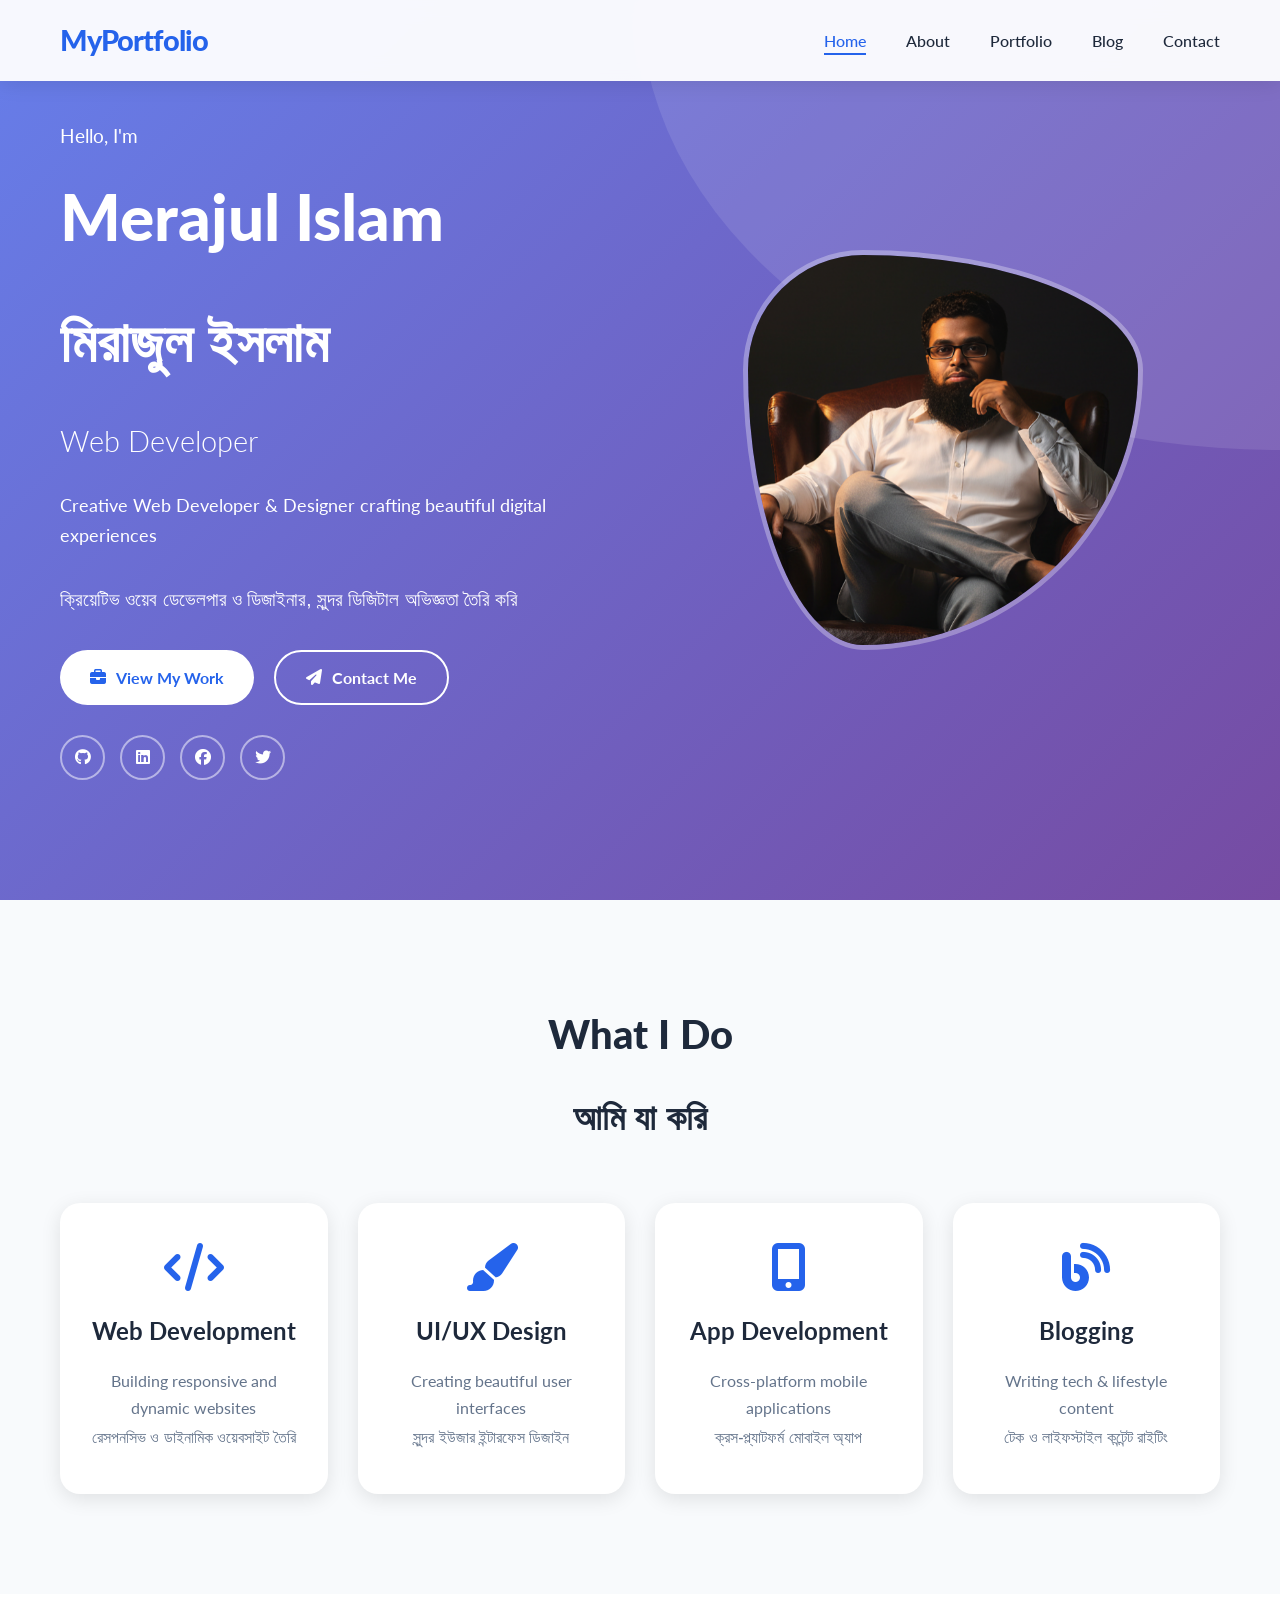
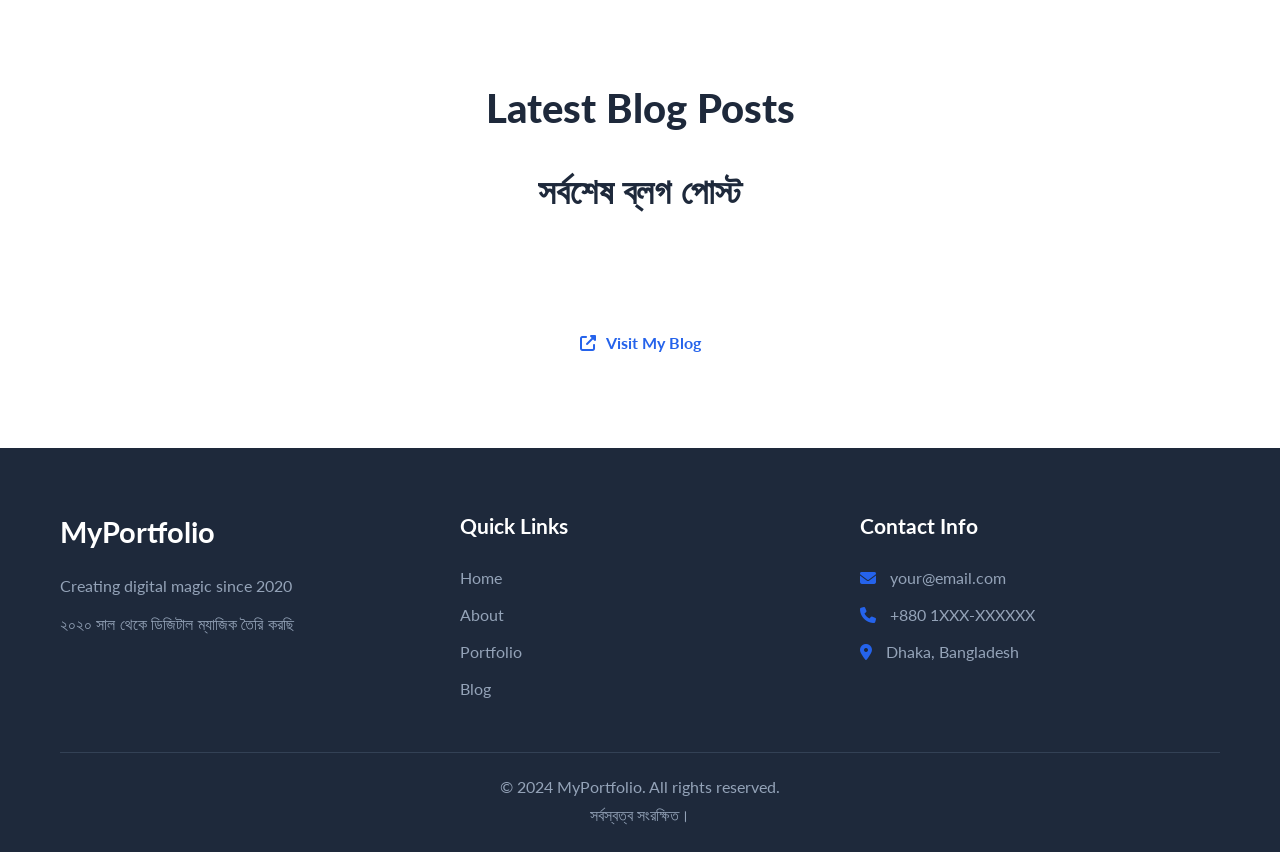
<file: index.html>
<!DOCTYPE html>
<html lang="bn">
<head>
    <meta charset="UTF-8">
    <meta name="viewport" content="width=device-width, initial-scale=1.0">
    <title>My Portfolio - Home</title>
    
    <!-- Google Fonts -->
    <link rel="preconnect" href="https://fonts.googleapis.com">
    <link rel="preconnect" href="https://fonts.gstatic.com" crossorigin>
    <link href="https://fonts.googleapis.com/css2?family=Lato:wght@300;400;700;900&display=swap" rel="stylesheet">
    
    <!-- SolaimanLipi Font -->
    <link href="https://fonts.maateen.me/solaiman-lipi/font.css" rel="stylesheet">
    
    <!-- Font Awesome -->
    <link rel="stylesheet" href="https://cdnjs.cloudflare.com/ajax/libs/font-awesome/6.5.1/css/all.min.css">
    
    <!-- Custom CSS -->
    <link rel="stylesheet" href="css/style.css">
</head>
<body>
    <!-- Loading Animation -->
    <div class="loader-wrapper">
        <div class="loader"></div>
    </div>

    <!-- Navigation -->
    <nav class="navbar">
        <div class="nav-container">
            <a href="index.html" class="nav-logo">
                <span class="en">MyPortfolio</span>
            </a>
            <ul class="nav-menu">
                <li><a href="index.html" class="nav-link active">Home</a></li>
                <li><a href="about.html" class="nav-link">About</a></li>
                <li><a href="portfolio.html" class="nav-link">Portfolio</a></li>
                <li><a href="blog-redirect.html" class="nav-link">Blog</a></li>
                <li><a href="contact.html" class="nav-link">Contact</a></li>
            </ul>
            <div class="nav-toggle">
                <span class="bar"></span>
                <span class="bar"></span>
                <span class="bar"></span>
            </div>
        </div>
    </nav>

    <!-- Hero Section -->
    <section class="hero" id="home">
        <div class="hero-content">
            <div class="hero-text">
                <p class="greeting en">Hello, I'm</p>
                <h1 class="hero-name en">Merajul Islam</h1>
                <h1 class="hero-name bn">মিরাজুল ইসলাম</h1>
                <div class="typing-container">
                    <span class="typing-text en"></span>
                    <span class="typing-text bn"></span>
                </div>
                <p class="hero-description en">
                    Creative Web Developer & Designer crafting beautiful digital experiences
                </p>
                <p class="hero-description bn">
                    ক্রিয়েটিভ ওয়েব ডেভেলপার ও ডিজাইনার, সুন্দর ডিজিটাল অভিজ্ঞতা তৈরি করি
                </p>
                <div class="hero-buttons">
                    <a href="portfolio.html" class="btn btn-primary">
                        <i class="fas fa-briefcase"></i> View My Work
                    </a>
                    <a href="contact.html" class="btn btn-secondary">
                        <i class="fas fa-paper-plane"></i> Contact Me
                    </a>
                </div>
                <div class="social-links">
                    <a href="#" class="social-icon"><i class="fab fa-github"></i></a>
                    <a href="#" class="social-icon"><i class="fab fa-linkedin"></i></a>
                    <a href="#" class="social-icon"><i class="fab fa-facebook"></i></a>
                    <a href="#" class="social-icon"><i class="fab fa-twitter"></i></a>
                </div>
            </div>
            <div class="hero-image">
                <div class="image-container">
                    <img src="image/sit.png" alt="Profile">
                </div>
            </div>
        </div>
    </section>

    <!-- Features Section -->
    <section class="features">
        <div class="container">
            <h2 class="section-title en">What I Do</h2>
            <h2 class="section-title bn">আমি যা করি</h2>
            <div class="features-grid">
                <div class="feature-card">
                    <i class="fas fa-code feature-icon"></i>
                    <h3 class="en">Web Development</h3>
                    <p class="en">Building responsive and dynamic websites</p>
                    <p class="bn">রেসপনসিভ ও ডাইনামিক ওয়েবসাইট তৈরি</p>
                </div>
                <div class="feature-card">
                    <i class="fas fa-paint-brush feature-icon"></i>
                    <h3 class="en">UI/UX Design</h3>
                    <p class="en">Creating beautiful user interfaces</p>
                    <p class="bn">সুন্দর ইউজার ইন্টারফেস ডিজাইন</p>
                </div>
                <div class="feature-card">
                    <i class="fas fa-mobile-alt feature-icon"></i>
                    <h3 class="en">App Development</h3>
                    <p class="en">Cross-platform mobile applications</p>
                    <p class="bn">ক্রস-প্ল্যাটফর্ম মোবাইল অ্যাপ</p>
                </div>
                <div class="feature-card">
                    <i class="fas fa-blog feature-icon"></i>
                    <h3 class="en">Blogging</h3>
                    <p class="en">Writing tech & lifestyle content</p>
                    <p class="bn">টেক ও লাইফস্টাইল কন্টেন্ট রাইটিং</p>
                </div>
            </div>
        </div>
    </section>

    <!-- Latest Blog Posts -->
    <section class="latest-blog">
        <div class="container">
            <h2 class="section-title en">Latest Blog Posts</h2>
            <h2 class="section-title bn">সর্বশেষ ব্লগ পোস্ট</h2>
            <div class="blog-preview-grid" id="blogPreview">
                <!-- Blogspot posts will be loaded here via API -->
            </div>
            <div class="center-btn">
                <a href="blog-redirect.html" class="btn btn-primary">
                    <i class="fas fa-external-link-alt"></i> Visit My Blog
                </a>
            </div>
        </div>
    </section>

    <!-- Footer -->
    <footer class="footer">
        <div class="container">
            <div class="footer-content">
                <div class="footer-section">
                    <h3 class="en">MyPortfolio</h3>
                    <p class="en">Creating digital magic since 2020</p>
                    <p class="bn">২০২০ সাল থেকে ডিজিটাল ম্যাজিক তৈরি করছি</p>
                </div>
                <div class="footer-section">
                    <h4 class="en">Quick Links</h4>
                    <ul>
                        <li><a href="index.html">Home</a></li>
                        <li><a href="about.html">About</a></li>
                        <li><a href="portfolio.html">Portfolio</a></li>
                        <li><a href="blog-redirect.html">Blog</a></li>
                    </ul>
                </div>
                <div class="footer-section">
                    <h4 class="en">Contact Info</h4>
                    <p><i class="fas fa-envelope"></i> your@email.com</p>
                    <p><i class="fas fa-phone"></i> +880 1XXX-XXXXXX</p>
                    <p><i class="fas fa-map-marker-alt"></i> Dhaka, Bangladesh</p>
                </div>
            </div>
            <div class="footer-bottom">
                <p>&copy; 2024 MyPortfolio. All rights reserved.</p>
                <p class="bn">সর্বস্বত্ব সংরক্ষিত।</p>
            </div>
        </div>
    </footer>

    <!-- Back to Top Button -->
    <button id="backToTop" class="back-to-top">
        <i class="fas fa-arrow-up"></i>
    </button>

    <!-- Custom JS -->
    <script src="js/main.js"></script>
</body>
</html>
</file>
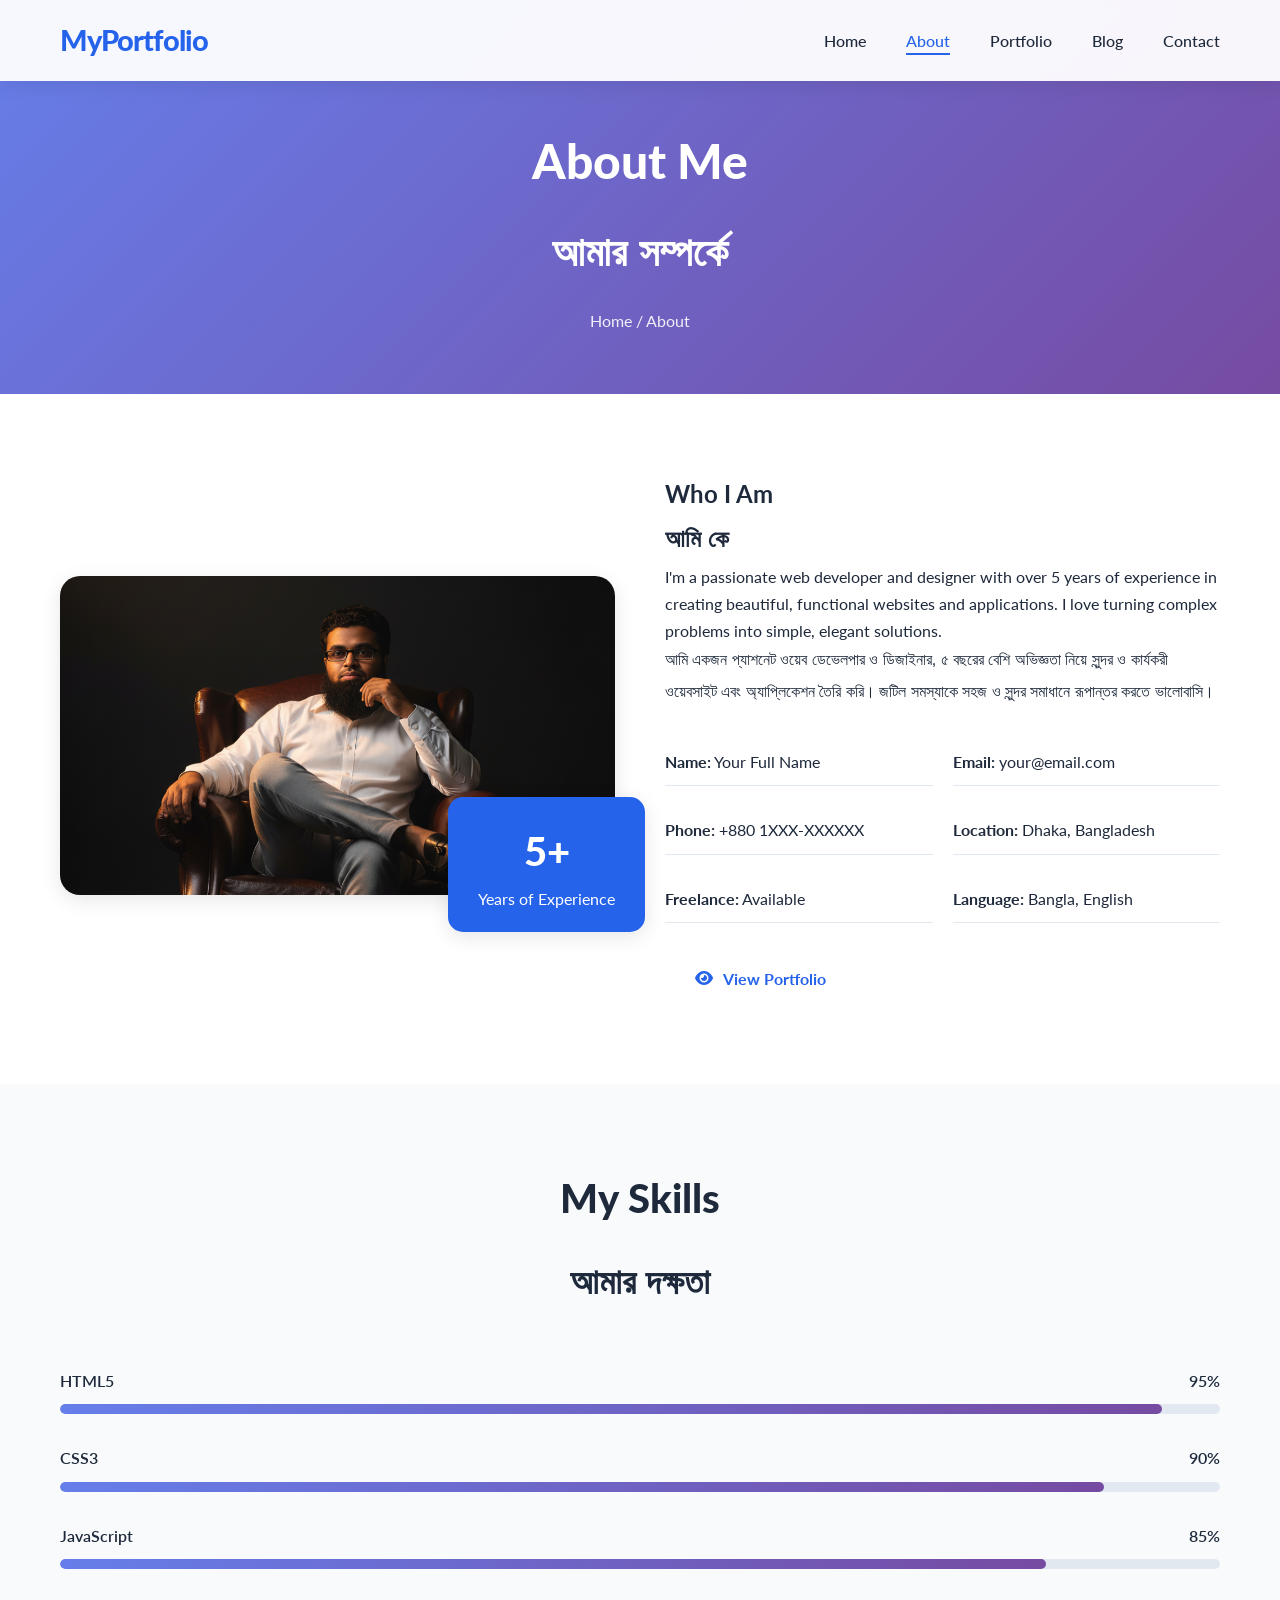
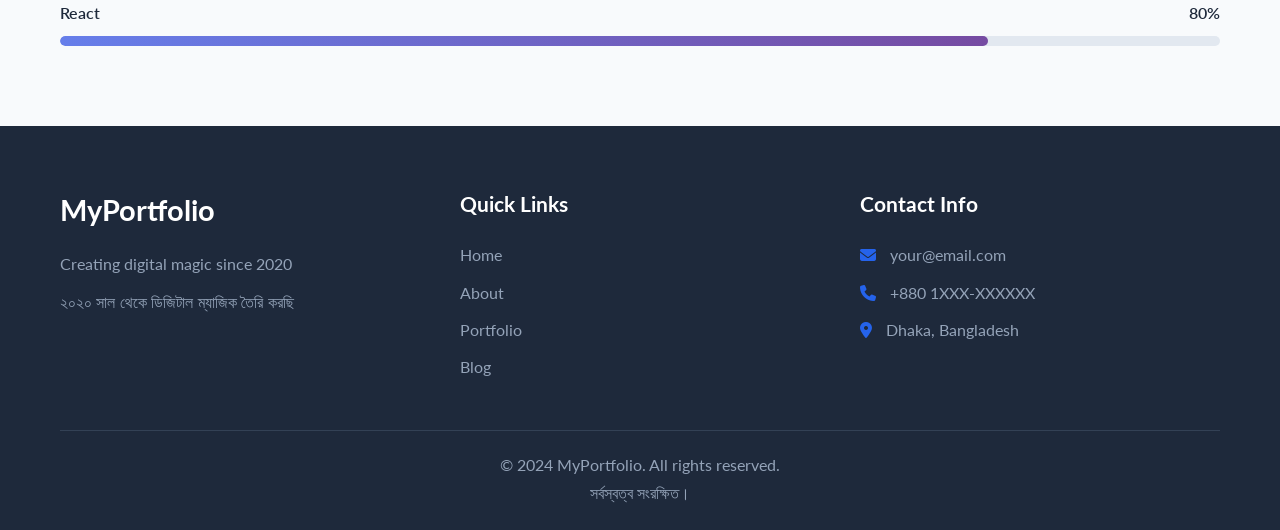
<file: about.html>
<!DOCTYPE html>
<html lang="bn">
<head>
    <meta charset="UTF-8">
    <meta name="viewport" content="width=device-width, initial-scale=1.0">
    <title>About Me - My Portfolio</title>
    
    <link href="https://fonts.googleapis.com/css2?family=Lato:wght@300;400;700;900&display=swap" rel="stylesheet">
    <link href="https://fonts.maateen.me/solaiman-lipi/font.css" rel="stylesheet">
    <link rel="stylesheet" href="https://cdnjs.cloudflare.com/ajax/libs/font-awesome/6.5.1/css/all.min.css">
    <link rel="stylesheet" href="css/style.css">
</head>
<body>
    <div class="loader-wrapper">
        <div class="loader"></div>
    </div>

    <nav class="navbar">
        <div class="nav-container">
            <a href="index.html" class="nav-logo">MyPortfolio</a>
            <ul class="nav-menu">
                <li><a href="index.html" class="nav-link">Home</a></li>
                <li><a href="about.html" class="nav-link active">About</a></li>
                <li><a href="portfolio.html" class="nav-link">Portfolio</a></li>
                <li><a href="blog-redirect.html" class="nav-link">Blog</a></li>
                <li><a href="contact.html" class="nav-link">Contact</a></li>
            </ul>
            <div class="nav-toggle">
                <span class="bar"></span>
                <span class="bar"></span>
                <span class="bar"></span>
            </div>
        </div>
    </nav>

    <!-- Page Header -->
    <section class="page-header">
        <div class="container">
            <h1 class="en">About Me</h1>
            <h1 class="bn">আমার সম্পর্কে</h1>
            <div class="breadcrumb">
                <a href="index.html">Home</a> / <span>About</span>
            </div>
        </div>
    </section>

    <!-- About Content -->
    <section class="about-section">
        <div class="container">
            <div class="about-grid">
                <div class="about-image">
                    <img src="image/sit.png" alt="About Me">
                    <div class="experience-badge">
                        <span class="years">5+</span>
                        <span class="text">Years of Experience</span>
                    </div>
                </div>
                <div class="about-text">
                    <h2 class="en">Who I Am</h2>
                    <h2 class="bn">আমি কে</h2>
                    <p class="en">
                        I'm a passionate web developer and designer with over 5 years of experience 
                        in creating beautiful, functional websites and applications. I love turning 
                        complex problems into simple, elegant solutions.
                    </p>
                    <p class="bn">
                        আমি একজন প্যাশনেট ওয়েব ডেভেলপার ও ডিজাইনার, ৫ বছরের বেশি অভিজ্ঞতা নিয়ে 
                        সুন্দর ও কার্যকরী ওয়েবসাইট এবং অ্যাপ্লিকেশন তৈরি করি। জটিল সমস্যাকে সহজ 
                        ও সুন্দর সমাধানে রূপান্তর করতে ভালোবাসি।
                    </p>
                    
                    <div class="info-grid">
                        <div class="info-item">
                            <strong>Name:</strong> Your Full Name
                        </div>
                        <div class="info-item">
                            <strong>Email:</strong> your@email.com
                        </div>
                        <div class="info-item">
                            <strong>Phone:</strong> +880 1XXX-XXXXXX
                        </div>
                        <div class="info-item">
                            <strong>Location:</strong> Dhaka, Bangladesh
                        </div>
                        <div class="info-item">
                            <strong>Freelance:</strong> Available
                        </div>
                        <div class="info-item">
                            <strong>Language:</strong> Bangla, English
                        </div>
                    </div>
                    
                    <a href="portfolio.html" class="btn btn-primary">
                        <i class="fas fa-eye"></i> View Portfolio
                    </a>
                </div>
            </div>
        </div>
    </section>

    <!-- Skills Section -->
    <section class="skills-section">
        <div class="container">
            <h2 class="section-title en">My Skills</h2>
            <h2 class="section-title bn">আমার দক্ষতা</h2>
            <div class="skills-grid">
                <div class="skill-item">
                    <div class="skill-header">
                        <span>HTML5</span>
                        <span>95%</span>
                    </div>
                    <div class="skill-bar">
                        <div class="skill-progress" style="width: 95%"></div>
                    </div>
                </div>
                <div class="skill-item">
                    <div class="skill-header">
                        <span>CSS3</span>
                        <span>90%</span>
                    </div>
                    <div class="skill-bar">
                        <div class="skill-progress" style="width: 90%"></div>
                    </div>
                </div>
                <div class="skill-item">
                    <div class="skill-header">
                        <span>JavaScript</span>
                        <span>85%</span>
                    </div>
                    <div class="skill-bar">
                        <div class="skill-progress" style="width: 85%"></div>
                    </div>
                </div>
                <div class="skill-item">
                    <div class="skill-header">
                        <span>React</span>
                        <span>80%</span>
                    </div>
                    <div class="skill-bar">
                        <div class="skill-progress" style="width: 80%"></div>
                    </div>
                </div>
            </div>
        </div>
    </section>

    <footer class="footer">
        <!-- Same footer as index.html -->
        <div class="container">
            <div class="footer-content">
                <div class="footer-section">
                    <h3 class="en">MyPortfolio</h3>
                    <p class="en">Creating digital magic since 2020</p>
                    <p class="bn">২০২০ সাল থেকে ডিজিটাল ম্যাজিক তৈরি করছি</p>
                </div>
                <div class="footer-section">
                    <h4 class="en">Quick Links</h4>
                    <ul>
                        <li><a href="index.html">Home</a></li>
                        <li><a href="about.html">About</a></li>
                        <li><a href="portfolio.html">Portfolio</a></li>
                        <li><a href="blog-redirect.html">Blog</a></li>
                    </ul>
                </div>
                <div class="footer-section">
                    <h4 class="en">Contact Info</h4>
                    <p><i class="fas fa-envelope"></i> your@email.com</p>
                    <p><i class="fas fa-phone"></i> +880 1XXX-XXXXXX</p>
                    <p><i class="fas fa-map-marker-alt"></i> Dhaka, Bangladesh</p>
                </div>
            </div>
            <div class="footer-bottom">
                <p>&copy; 2024 MyPortfolio. All rights reserved.</p>
                <p class="bn">সর্বস্বত্ব সংরক্ষিত।</p>
            </div>
        </div>
    </footer>

    <button id="backToTop" class="back-to-top">
        <i class="fas fa-arrow-up"></i>
    </button>

    <script src="js/main.js"></script>
</body>
</html>
</file>
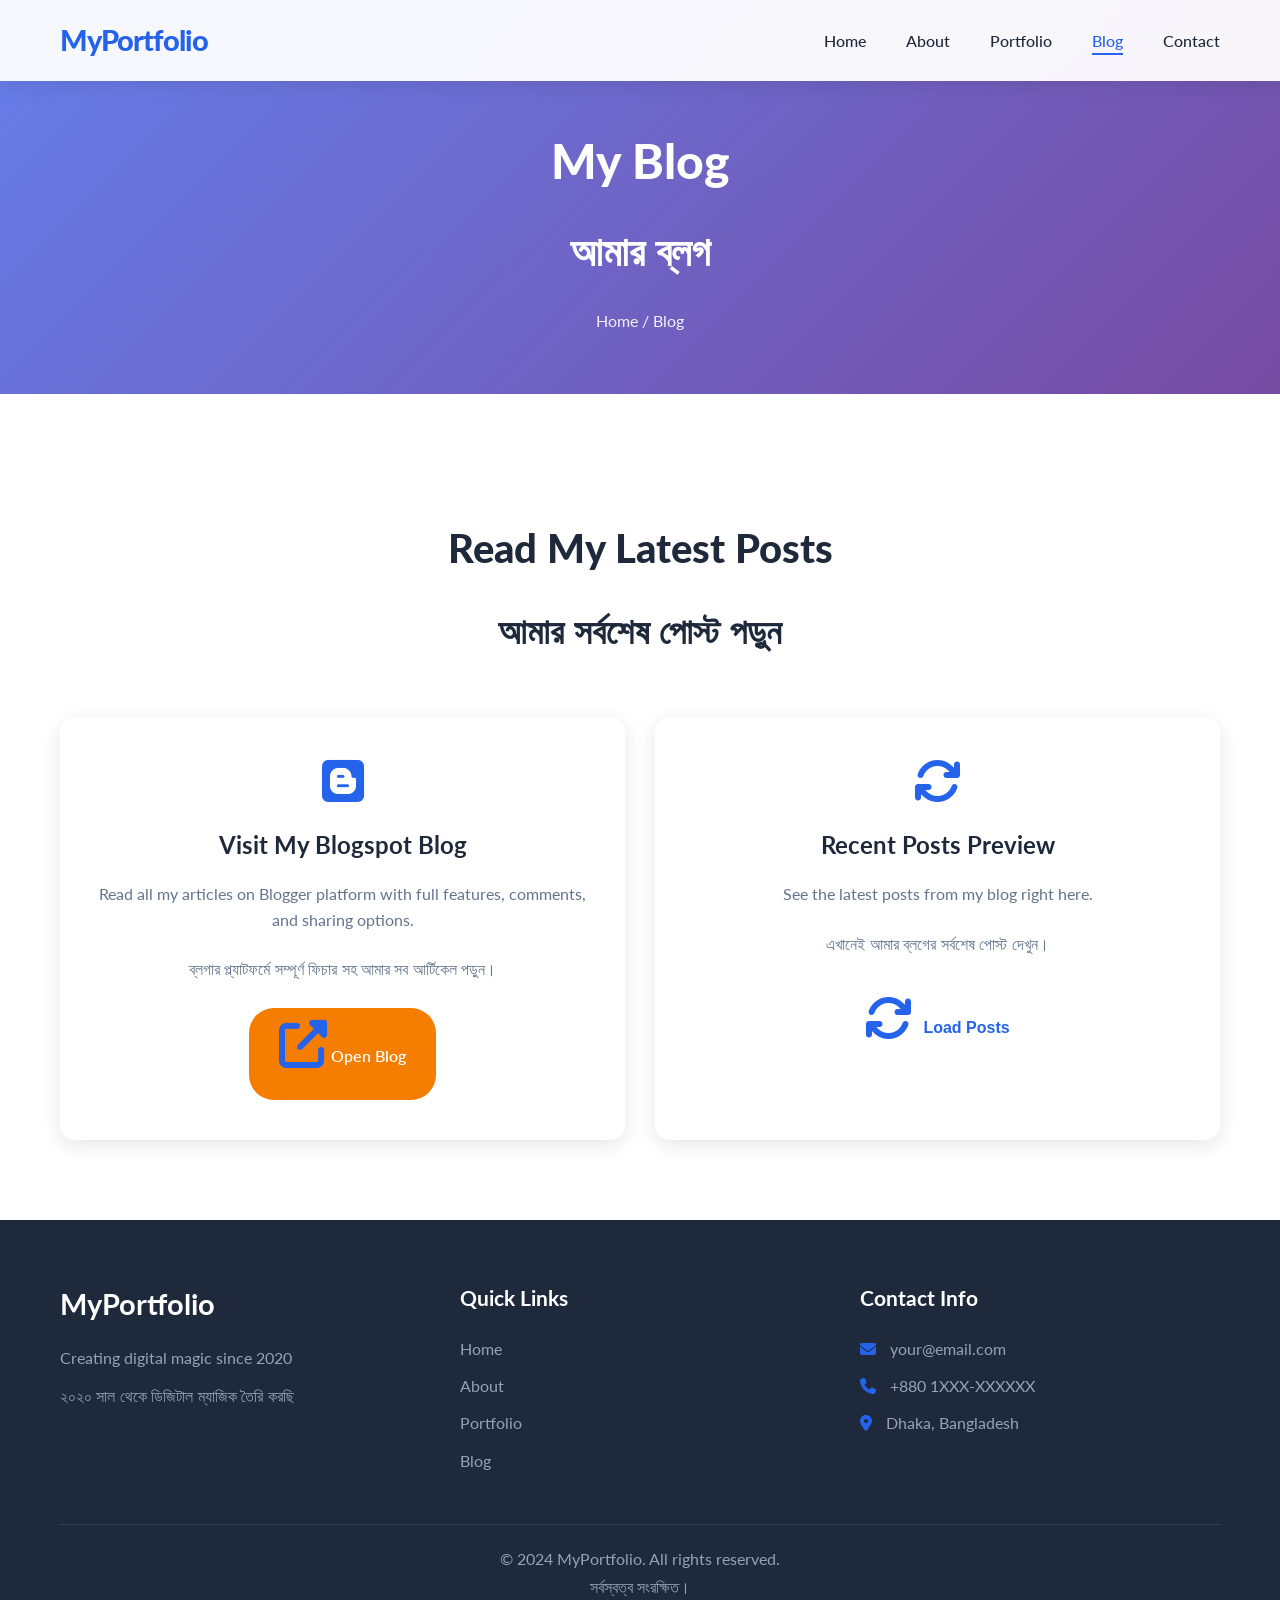
<file: blog-redirect.html>
<!DOCTYPE html>
<html lang="bn">
<head>
    <meta charset="UTF-8">
    <meta name="viewport" content="width=device-width, initial-scale=1.0">
    <title>Blog - My Portfolio</title>
    
    <link href="https://fonts.googleapis.com/css2?family=Lato:wght@300;400;700;900&display=swap" rel="stylesheet">
    <link href="https://fonts.maateen.me/solaiman-lipi/font.css" rel="stylesheet">
    <link rel="stylesheet" href="https://cdnjs.cloudflare.com/ajax/libs/font-awesome/6.5.1/css/all.min.css">
    <link rel="stylesheet" href="css/style.css">
    
    <style>
        .blog-integration {
            padding: 120px 0 80px;
            min-height: 80vh;
        }
        
        .blog-options {
            display: grid;
            grid-template-columns: repeat(auto-fit, minmax(300px, 1fr));
            gap: 30px;
            margin-top: 40px;
        }
        
        .blog-option-card {
            background: white;
            border-radius: 15px;
            padding: 40px 30px;
            text-align: center;
            box-shadow: 0 5px 20px rgba(0,0,0,0.1);
            transition: transform 0.3s, box-shadow 0.3s;
        }
        
        .blog-option-card:hover {
            transform: translateY(-10px);
            box-shadow: 0 15px 40px rgba(0,0,0,0.2);
        }
        
        .blog-option-card i {
            font-size: 3rem;
            color: #2563eb;
            margin-bottom: 20px;
        }
        
        .blog-option-card h3 {
            margin-bottom: 15px;
            font-size: 1.5rem;
        }
        
        .blog-option-card p {
            color: #64748b;
            margin-bottom: 25px;
            line-height: 1.6;
        }
        
        .btn-blogspot {
            background: #f57d00;
            color: white;
            padding: 12px 30px;
            border-radius: 25px;
            text-decoration: none;
            display: inline-block;
            font-weight: 600;
            transition: background 0.3s;
        }
        
        .btn-blogspot:hover {
            background: #e06b00;
        }
        
        .blog-posts-container {
            margin-top: 50px;
            background: white;
            border-radius: 15px;
            padding: 30px;
            box-shadow: 0 5px 20px rgba(0,0,0,0.1);
        }
        
        .blog-post-item {
            display: flex;
            gap: 20px;
            padding: 20px;
            border-bottom: 1px solid #e2e8f0;
            transition: background 0.3s;
        }
        
        .blog-post-item:hover {
            background: #f8fafc;
        }
        
        .blog-post-item:last-child {
            border-bottom: none;
        }
        
        .blog-post-thumbnail {
            width: 150px;
            height: 100px;
            object-fit: cover;
            border-radius: 10px;
        }
        
        .blog-post-content {
            flex: 1;
        }
        
        .blog-post-title {
            font-size: 1.3rem;
            margin-bottom: 10px;
            color: #1e293b;
        }
        
        .blog-post-title a {
            color: inherit;
            text-decoration: none;
        }
        
        .blog-post-title a:hover {
            color: #2563eb;
        }
        
        .blog-post-meta {
            color: #64748b;
            font-size: 0.9rem;
            margin-bottom: 10px;
        }
        
        .blog-post-snippet {
            color: #475569;
            line-height: 1.6;
        }
        
        .read-more-link {
            color: #2563eb;
            text-decoration: none;
            font-weight: 600;
        }
        
        @media (max-width: 768px) {
            .blog-post-item {
                flex-direction: column;
            }
            
            .blog-post-thumbnail {
                width: 100%;
                height: 200px;
            }
        }
    </style>
</head>
<body>
    <div class="loader-wrapper">
        <div class="loader"></div>
    </div>

    <nav class="navbar">
        <div class="nav-container">
            <a href="index.html" class="nav-logo">MyPortfolio</a>
            <ul class="nav-menu">
                <li><a href="index.html" class="nav-link">Home</a></li>
                <li><a href="about.html" class="nav-link">About</a></li>
                <li><a href="portfolio.html" class="nav-link">Portfolio</a></li>
                <li><a href="blog-redirect.html" class="nav-link active">Blog</a></li>
                <li><a href="contact.html" class="nav-link">Contact</a></li>
            </ul>
            <div class="nav-toggle">
                <span class="bar"></span>
                <span class="bar"></span>
                <span class="bar"></span>
            </div>
        </div>
    </nav>

    <section class="page-header">
        <div class="container">
            <h1 class="en">My Blog</h1>
            <h1 class="bn">আমার ব্লগ</h1>
            <div class="breadcrumb">
                <a href="index.html">Home</a> / <span>Blog</span>
            </div>
        </div>
    </section>

    <section class="blog-integration">
        <div class="container">
            <h2 class="section-title en">Read My Latest Posts</h2>
            <h2 class="section-title bn">আমার সর্বশেষ পোস্ট পড়ুন</h2>
            
            <div class="blog-options">
                <div class="blog-option-card">
                    <i class="fab fa-blogger"></i>
                    <h3>Visit My Blogspot Blog</h3>
                    <p class="en">Read all my articles on Blogger platform with full features, comments, and sharing options.</p>
                    <p class="bn">ব্লগার প্ল্যাটফর্মে সম্পূর্ণ ফিচার সহ আমার সব আর্টিকেল পড়ুন।</p>
                    <a href="https://YOUR-BLOG-NAME.blogspot.com" target="_blank" class="btn-blogspot">
                        <i class="fas fa-external-link-alt"></i> Open Blog
                    </a>
                </div>
                
                <div class="blog-option-card">
                    <i class="fas fa-sync"></i>
                    <h3>Recent Posts Preview</h3>
                    <p class="en">See the latest posts from my blog right here.</p>
                    <p class="bn">এখানেই আমার ব্লগের সর্বশেষ পোস্ট দেখুন।</p>
                    <button onclick="loadBlogspotPosts()" class="btn btn-primary">
                        <i class="fas fa-refresh"></i> Load Posts
                    </button>
                </div>
            </div>
            
            <div id="blogPostsContainer" class="blog-posts-container" style="display:none;">
                <h3 class="en">Latest Blog Posts</h3>
                <h3 class="bn">সর্বশেষ ব্লগ পোস্ট</h3>
                <div id="blogPostsList"></div>
            </div>
        </div>
    </section>

    <footer class="footer">
        <div class="container">
            <div class="footer-content">
                <div class="footer-section">
                    <h3 class="en">MyPortfolio</h3>
                    <p class="en">Creating digital magic since 2020</p>
                    <p class="bn">২০২০ সাল থেকে ডিজিটাল ম্যাজিক তৈরি করছি</p>
                </div>
                <div class="footer-section">
                    <h4 class="en">Quick Links</h4>
                    <ul>
                        <li><a href="index.html">Home</a></li>
                        <li><a href="about.html">About</a></li>
                        <li><a href="portfolio.html">Portfolio</a></li>
                        <li><a href="blog-redirect.html">Blog</a></li>
                    </ul>
                </div>
                <div class="footer-section">
                    <h4 class="en">Contact Info</h4>
                    <p><i class="fas fa-envelope"></i> your@email.com</p>
                    <p><i class="fas fa-phone"></i> +880 1XXX-XXXXXX</p>
                    <p><i class="fas fa-map-marker-alt"></i> Dhaka, Bangladesh</p>
                </div>
            </div>
            <div class="footer-bottom">
                <p>&copy; 2024 MyPortfolio. All rights reserved.</p>
                <p class="bn">সর্বস্বত্ব সংরক্ষিত।</p>
            </div>
        </div>
    </footer>

    <button id="backToTop" class="back-to-top">
        <i class="fas fa-arrow-up"></i>
    </button>

    <script>
        // Blogspot API Integration
        function loadBlogspotPosts() {
            const blogUrl = 'https://merajibnsoroar.blogspot.com/'; // CHANGE THIS
            const feedUrl = `${blogUrl}/feeds/posts/default?alt=json&max-results=5&callback=handleBlogPosts`;
            
            const script = document.createElement('script');
            script.src = feedUrl;
            document.body.appendChild(script);
        }
        
        function handleBlogPosts(data) {
            const container = document.getElementById('blogPostsContainer');
            const list = document.getElementById('blogPostsList');
            
            container.style.display = 'block';
            
            if (!data.feed || !data.feed.entry) {
                list.innerHTML = '<p>No posts found. Please check your blog URL.</p>';
                return;
            }
            
            const posts = data.feed.entry;
            
            let html = '';
            posts.forEach(post => {
                const title = post.title.$t;
                const url = post.link.find(l => l.rel === 'alternate').href;
                const published = new Date(post.published.$t).toLocaleDateString();
                const content = post.content ? post.content.$t.substring(0, 200) : '';
                const thumbnail = post.media$thumbnail ? post.media$thumbnail.url : 'https://via.placeholder.com/150x100';
                
                html += `
                    <div class="blog-post-item">
                        <img src="${thumbnail}" alt="${title}" class="blog-post-thumbnail" onerror="this.src='https://via.placeholder.com/150x100'">
                        <div class="blog-post-content">
                            <h3 class="blog-post-title">
                                <a href="${url}" target="_blank">${title}</a>
                            </h3>
                            <div class="blog-post-meta">
                                <i class="fas fa-calendar"></i> ${published}
                            </div>
                            <p class="blog-post-snippet">${content.replace(/<[^>]*>/g, '')}...</p>
                            <a href="${url}" target="_blank" class="read-more-link">
                                Read More <i class="fas fa-arrow-right"></i>
                            </a>
                        </div>
                    </div>
                `;
            });
            
            list.innerHTML = html;
            
            // Scroll to posts
            container.scrollIntoView({ behavior: 'smooth' });
        }
    </script>

    <script src="js/main.js"></script>
</body>
</html>
</file>
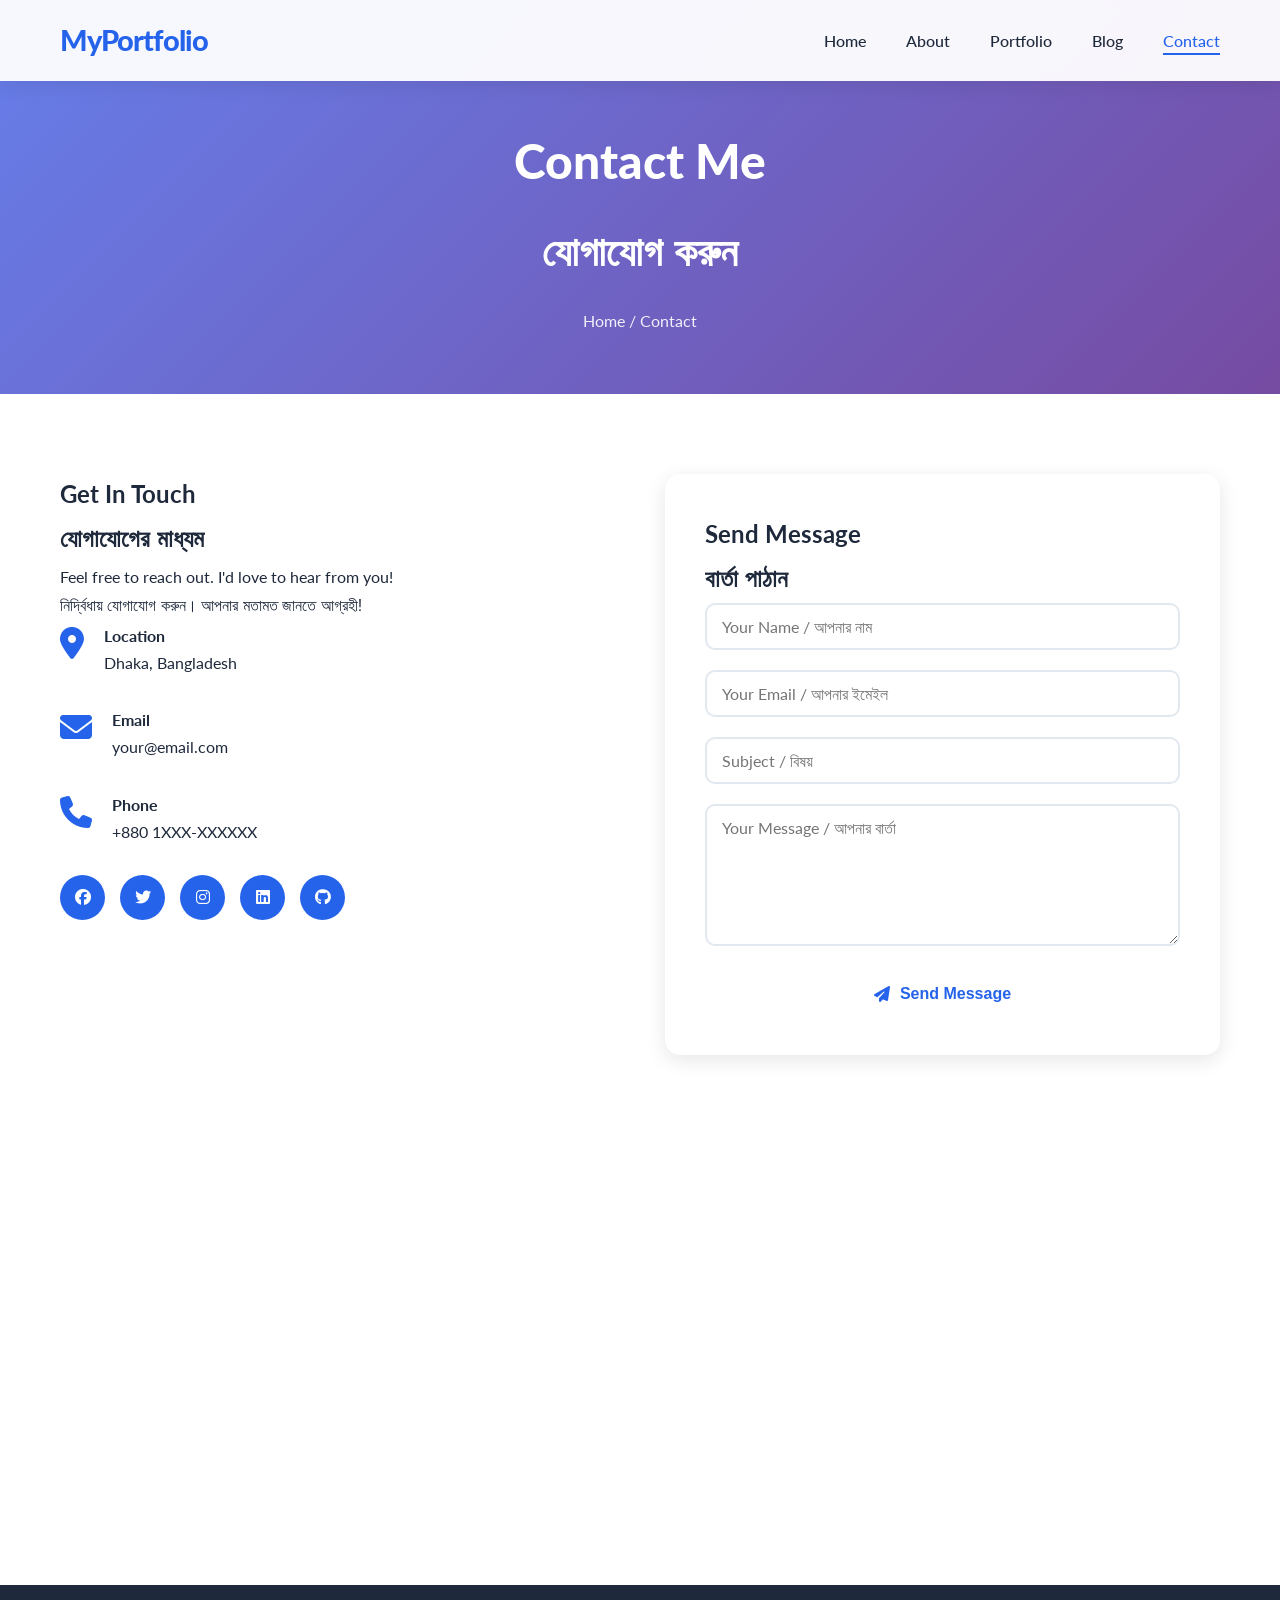
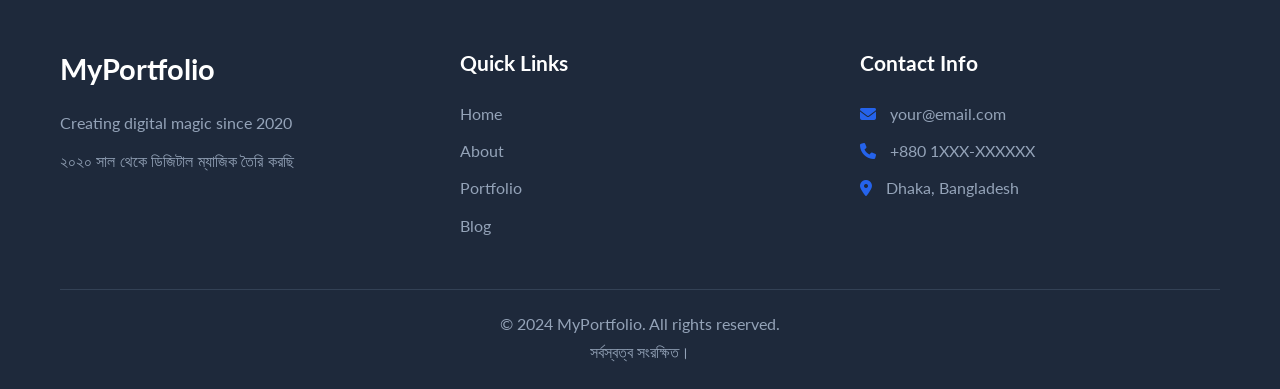
<file: contact.html>
<!DOCTYPE html>
<html lang="bn">
<head>
    <meta charset="UTF-8">
    <meta name="viewport" content="width=device-width, initial-scale=1.0">
    <title>Contact Me - My Portfolio</title>
    
    <link href="https://fonts.googleapis.com/css2?family=Lato:wght@300;400;700;900&display=swap" rel="stylesheet">
    <link href="https://fonts.maateen.me/solaiman-lipi/font.css" rel="stylesheet">
    <link rel="stylesheet" href="https://cdnjs.cloudflare.com/ajax/libs/font-awesome/6.5.1/css/all.min.css">
    <link rel="stylesheet" href="css/style.css">
</head>
<body>
    <div class="loader-wrapper">
        <div class="loader"></div>
    </div>

    <nav class="navbar">
        <div class="nav-container">
            <a href="index.html" class="nav-logo">MyPortfolio</a>
            <ul class="nav-menu">
                <li><a href="index.html" class="nav-link">Home</a></li>
                <li><a href="about.html" class="nav-link">About</a></li>
                <li><a href="portfolio.html" class="nav-link">Portfolio</a></li>
                <li><a href="blog-redirect.html" class="nav-link">Blog</a></li>
                <li><a href="contact.html" class="nav-link active">Contact</a></li>
            </ul>
            <div class="nav-toggle">
                <span class="bar"></span>
                <span class="bar"></span>
                <span class="bar"></span>
            </div>
        </div>
    </nav>

    <section class="page-header">
        <div class="container">
            <h1 class="en">Contact Me</h1>
            <h1 class="bn">যোগাযোগ করুন</h1>
            <div class="breadcrumb">
                <a href="index.html">Home</a> / <span>Contact</span>
            </div>
        </div>
    </section>

    <section class="contact-section">
        <div class="container">
            <div class="contact-grid">
                <div class="contact-info">
                    <h2 class="en">Get In Touch</h2>
                    <h2 class="bn">যোগাযোগের মাধ্যম</h2>
                    <p class="en">Feel free to reach out. I'd love to hear from you!</p>
                    <p class="bn">নির্দ্বিধায় যোগাযোগ করুন। আপনার মতামত জানতে আগ্রহী!</p>
                    
                    <div class="contact-details">
                        <div class="contact-item">
                            <i class="fas fa-map-marker-alt"></i>
                            <div>
                                <h4>Location</h4>
                                <p>Dhaka, Bangladesh</p>
                            </div>
                        </div>
                        <div class="contact-item">
                            <i class="fas fa-envelope"></i>
                            <div>
                                <h4>Email</h4>
                                <p>your@email.com</p>
                            </div>
                        </div>
                        <div class="contact-item">
                            <i class="fas fa-phone"></i>
                            <div>
                                <h4>Phone</h4>
                                <p>+880 1XXX-XXXXXX</p>
                            </div>
                        </div>
                    </div>
                    
                    <div class="social-links-large">
                        <a href="#" class="social-btn"><i class="fab fa-facebook"></i></a>
                        <a href="#" class="social-btn"><i class="fab fa-twitter"></i></a>
                        <a href="#" class="social-btn"><i class="fab fa-instagram"></i></a>
                        <a href="#" class="social-btn"><i class="fab fa-linkedin"></i></a>
                        <a href="#" class="social-btn"><i class="fab fa-github"></i></a>
                    </div>
                </div>
                
                <div class="contact-form">
                    <h2 class="en">Send Message</h2>
                    <h2 class="bn">বার্তা পাঠান</h2>
                    <form id="contactForm">
                        <div class="form-group">
                            <input type="text" placeholder="Your Name / আপনার নাম" required>
                        </div>
                        <div class="form-group">
                            <input type="email" placeholder="Your Email / আপনার ইমেইল" required>
                        </div>
                        <div class="form-group">
                            <input type="text" placeholder="Subject / বিষয়">
                        </div>
                        <div class="form-group">
                            <textarea placeholder="Your Message / আপনার বার্তা" rows="6" required></textarea>
                        </div>
                        <button type="submit" class="btn btn-primary btn-block">
                            <i class="fas fa-paper-plane"></i> Send Message
                        </button>
                    </form>
                </div>
            </div>
        </div>
    </section>

    <!-- Map Section -->
    <section class="map-section">
        <iframe 
            src="https://www.google.com/maps/embed?pb=!1m18!1m12!1m3!1d3651.9024422123727!2d90.3910761!3d23.7508581!2m3!1f0!2f0!3f0!3m2!1i1024!2i768!4f13.1!3m3!1m2!1s0x3755b8b33cffc161%3A0x2cdf10c1f2c45b59!2sDhaka!5e0!3m2!1sen!2sbd!4v1234567890" 
            width="100%" 
            height="400" 
            style="border:0;" 
            allowfullscreen="" 
            loading="lazy">
        </iframe>
    </section>

    <footer class="footer">
        <div class="container">
            <div class="footer-content">
                <div class="footer-section">
                    <h3 class="en">MyPortfolio</h3>
                    <p class="en">Creating digital magic since 2020</p>
                    <p class="bn">২০২০ সাল থেকে ডিজিটাল ম্যাজিক তৈরি করছি</p>
                </div>
                <div class="footer-section">
                    <h4 class="en">Quick Links</h4>
                    <ul>
                        <li><a href="index.html">Home</a></li>
                        <li><a href="about.html">About</a></li>
                        <li><a href="portfolio.html">Portfolio</a></li>
                        <li><a href="blog-redirect.html">Blog</a></li>
                    </ul>
                </div>
                <div class="footer-section">
                    <h4 class="en">Contact Info</h4>
                    <p><i class="fas fa-envelope"></i> your@email.com</p>
                    <p><i class="fas fa-phone"></i> +880 1XXX-XXXXXX</p>
                    <p><i class="fas fa-map-marker-alt"></i> Dhaka, Bangladesh</p>
                </div>
            </div>
            <div class="footer-bottom">
                <p>&copy; 2024 MyPortfolio. All rights reserved.</p>
                <p class="bn">সর্বস্বত্ব সংরক্ষিত।</p>
            </div>
        </div>
    </footer>

    <button id="backToTop" class="back-to-top">
        <i class="fas fa-arrow-up"></i>
    </button>

    <script src="js/main.js"></script>
</body>
</html>
</file>
<file: css/style.css>
/* ============ CSS Variables ============ */
:root {
    --primary-color: #2563eb;
    --primary-dark: #1e40af;
    --secondary-color: #7c3aed;
    --accent-color: #f59e0b;
    --dark-color: #1e293b;
    --light-color: #f8fafc;
    --gray-color: #64748b;
    --white: #ffffff;
    --font-en: 'Lato', sans-serif;
    --font-bn: 'SolaimanLipi', sans-serif;
    --transition: all 0.3s ease;
    --shadow: 0 5px 20px rgba(0, 0, 0, 0.1);
    --shadow-hover: 0 10px 40px rgba(0, 0, 0, 0.2);
}

/* ============ Global Styles ============ */
* {
    margin: 0;
    padding: 0;
    box-sizing: border-box;
}

html {
    scroll-behavior: smooth;
}

body {
    font-family: var(--font-en);
    line-height: 1.7;
    color: var(--dark-color);
    background: var(--white);
    overflow-x: hidden;
}

.en {
    font-family: var(--font-en);
}

.bn {
    font-family: var(--font-bn);
    line-height: 2;
}

.container {
    max-width: 1200px;
    margin: 0 auto;
    padding: 0 20px;
}

.section-title {
    font-size: 2.5rem;
    margin-bottom: 15px;
    text-align: center;
    font-weight: 900;
}

.section-title.bn {
    font-size: 2.2rem;
    margin-bottom: 50px;
}

/* ============ Loader ============ */
.loader-wrapper {
    position: fixed;
    top: 0;
    left: 0;
    width: 100%;
    height: 100%;
    background: var(--white);
    display: flex;
    justify-content: center;
    align-items: center;
    z-index: 9999;
    transition: opacity 0.5s, visibility 0.5s;
}

.loader-wrapper.hidden {
    opacity: 0;
    visibility: hidden;
}

.loader {
    width: 50px;
    height: 50px;
    border: 5px solid #e2e8f0;
    border-top-color: var(--primary-color);
    border-radius: 50%;
    animation: spin 0.8s linear infinite;
}

@keyframes spin {
    to { transform: rotate(360deg); }
}

/* ============ Navigation ============ */
.navbar {
    position: fixed;
    top: 0;
    width: 100%;
    background: rgba(255, 255, 255, 0.95);
    backdrop-filter: blur(10px);
    box-shadow: 0 2px 20px rgba(0, 0, 0, 0.1);
    z-index: 1000;
    transition: var(--transition);
}

.navbar.scrolled {
    background: var(--white);
    box-shadow: 0 5px 30px rgba(0, 0, 0, 0.15);
}

.nav-container {
    max-width: 1200px;
    margin: 0 auto;
    padding: 1rem 20px;
    display: flex;
    justify-content: space-between;
    align-items: center;
}

.nav-logo {
    font-size: 1.8rem;
    font-weight: 900;
    color: var(--primary-color);
    text-decoration: none;
    letter-spacing: -1px;
}

.nav-menu {
    display: flex;
    list-style: none;
    gap: 2.5rem;
}

.nav-link {
    text-decoration: none;
    color: var(--dark-color);
    font-weight: 500;
    position: relative;
    padding: 5px 0;
    transition: var(--transition);
}

.nav-link::after {
    content: '';
    position: absolute;
    bottom: 0;
    left: 0;
    width: 0;
    height: 2px;
    background: var(--primary-color);
    transition: width 0.3s;
}

.nav-link:hover::after,
.nav-link.active::after {
    width: 100%;
}

.nav-link:hover,
.nav-link.active {
    color: var(--primary-color);
}

.nav-toggle {
    display: none;
    flex-direction: column;
    cursor: pointer;
    gap: 5px;
}

.bar {
    width: 25px;
    height: 3px;
    background: var(--dark-color);
    transition: var(--transition);
}

/* ============ Hero Section ============ */
.hero {
    min-height: 100vh;
    display: flex;
    align-items: center;
    background: linear-gradient(135deg, #667eea 0%, #764ba2 100%);
    padding: 100px 0;
    position: relative;
    overflow: hidden;
}

.hero::before {
    content: '';
    position: absolute;
    top: -50%;
    right: -50%;
    width: 100%;
    height: 100%;
    background: rgba(255, 255, 255, 0.1);
    border-radius: 50%;
    animation: float 6s ease-in-out infinite;
}

@keyframes float {
    0%, 100% { transform: translateY(0) rotate(0deg); }
    50% { transform: translateY(-30px) rotate(10deg); }
}

.hero-content {
    max-width: 1200px;
    margin: 0 auto;
    padding: 0 20px;
    display: grid;
    grid-template-columns: 1fr 1fr;
    gap: 50px;
    align-items: center;
    position: relative;
    z-index: 1;
}

.hero-text {
    color: var(--white);
}

.greeting {
    font-size: 1.2rem;
    margin-bottom: 10px;
    opacity: 0;
    animation: fadeInUp 0.8s forwards;
}

.hero-name {
    font-size: 4rem;
    font-weight: 900;
    margin-bottom: 15px;
    opacity: 0;
    animation: fadeInUp 0.8s 0.2s forwards;
}

.hero-name.bn {
    font-family: var(--font-bn);
    font-size: 3.5rem;
}

.typing-container {
    margin-bottom: 20px;
    opacity: 0;
    animation: fadeInUp 0.8s 0.4s forwards;
}

.typing-text {
    font-size: 1.8rem;
    font-weight: 300;
}

.hero-description {
    font-size: 1.1rem;
    margin-bottom: 30px;
    opacity: 0.9;
    opacity: 0;
    animation: fadeInUp 0.8s 0.6s forwards;
}

.hero-description.bn {
    font-family: var(--font-bn);
    font-size: 1.2rem;
}

.hero-buttons {
    display: flex;
    gap: 20px;
    margin-bottom: 30px;
    opacity: 0;
    animation: fadeInUp 0.8s 0.8s forwards;
}

.btn {
    padding: 12px 30px;
    border-radius: 50px;
    text-decoration: none;
    font-weight: 700;
    display: inline-flex;
    align-items: center;
    gap: 10px;
    transition: var(--transition);
    border: none;
    cursor: pointer;
    font-size: 1rem;
}

.btn-primary {
    background: var(--white);
    color: var(--primary-color);
}

.btn-primary:hover {
    transform: translateY(-3px);
    box-shadow: 0 10px 30px rgba(0, 0, 0, 0.2);
}

.btn-secondary {
    background: transparent;
    color: var(--white);
    border: 2px solid var(--white);
}

.btn-secondary:hover {
    background: var(--white);
    color: var(--primary-color);
}

.social-links {
    display: flex;
    gap: 15px;
    opacity: 0;
    animation: fadeInUp 0.8s 1s forwards;
}

.social-icon {
    width: 45px;
    height: 45px;
    border-radius: 50%;
    border: 2px solid rgba(255, 255, 255, 0.5);
    display: flex;
    align-items: center;
    justify-content: center;
    color: var(--white);
    text-decoration: none;
    transition: var(--transition);
}

.social-icon:hover {
    background: var(--white);
    color: var(--primary-color);
    transform: translateY(-5px);
}

.hero-image {
    opacity: 0;
    animation: fadeInUp 0.8s 0.4s forwards;
}

.image-container {
    width: 400px;
    height: 400px;
    margin: 0 auto;
    border-radius: 30% 70% 70% 30% / 30% 30% 70% 70%;
    overflow: hidden;
    border: 5px solid rgba(255, 255, 255, 0.3);
    animation: morph 8s ease-in-out infinite;
}

@keyframes morph {
    0%, 100% { border-radius: 30% 70% 70% 30% / 30% 30% 70% 70%; }
    50% { border-radius: 70% 30% 30% 70% / 70% 70% 30% 30%; }
}

.image-container img {
    width: 100%;
    height: 100%;
    object-fit: cover;
}

@keyframes fadeInUp {
    from {
        opacity: 0;
        transform: translateY(30px);
    }
    to {
        opacity: 1;
        transform: translateY(0);
    }
}

/* ============ Features Section ============ */
.features {
    padding: 100px 0;
    background: var(--light-color);
}

.features-grid {
    display: grid;
    grid-template-columns: repeat(auto-fit, minmax(250px, 1fr));
    gap: 30px;
    margin-top: 50px;
}

.feature-card {
    background: var(--white);
    padding: 40px 30px;
    border-radius: 20px;
    text-align: center;
    transition: var(--transition);
    box-shadow: var(--shadow);
}

.feature-card:hover {
    transform: translateY(-10px);
    box-shadow: var(--shadow-hover);
}

.feature-icon {
    font-size: 3rem;
    color: var(--primary-color);
    margin-bottom: 20px;
}

.feature-card h3 {
    margin-bottom: 15px;
    font-size: 1.5rem;
}

.feature-card p {
    color: var(--gray-color);
}

/* ============ Page Header ============ */
.page-header {
    background: linear-gradient(135deg, #667eea 0%, #764ba2 100%);
    color: var(--white);
    padding: 120px 0 60px;
    text-align: center;
}

.page-header h1 {
    font-size: 3rem;
    font-weight: 900;
    margin-bottom: 10px;
}

.page-header h1.bn {
    font-family: var(--font-bn);
    font-size: 2.5rem;
}

.breadcrumb {
    margin-top: 15px;
    opacity: 0.9;
}

.breadcrumb a {
    color: var(--white);
    text-decoration: none;
}

.breadcrumb a:hover {
    text-decoration: underline;
}

/* ============ About Page ============ */
.about-section {
    padding: 80px 0;
}

.about-grid {
    display: grid;
    grid-template-columns: 1fr 1fr;
    gap: 50px;
    align-items: center;
}

.about-image {
    position: relative;
}

.about-image img {
    width: 100%;
    border-radius: 20px;
    box-shadow: var(--shadow);
}

.experience-badge {
    position: absolute;
    bottom: -30px;
    right: -30px;
    background: var(--primary-color);
    color: var(--white);
    padding: 20px 30px;
    border-radius: 15px;
    text-align: center;
    box-shadow: var(--shadow);
}

.years {
    font-size: 2.5rem;
    font-weight: 900;
    display: block;
}

.info-grid {
    display: grid;
    grid-template-columns: 1fr 1fr;
    gap: 20px;
    margin: 30px 0;
}

.info-item {
    padding: 10px 0;
    border-bottom: 1px solid #e2e8f0;
}

/* ============ Skills Section ============ */
.skills-section {
    padding: 80px 0;
    background: var(--light-color);
}

.skills-grid {
    display: grid;
    gap: 30px;
    margin-top: 50px;
}

.skill-header {
    display: flex;
    justify-content: space-between;
    margin-bottom: 10px;
    font-weight: 600;
}

.skill-bar {
    height: 10px;
    background: #e2e8f0;
    border-radius: 10px;
    overflow: hidden;
}

.skill-progress {
    height: 100%;
    background: linear-gradient(90deg, #667eea, #764ba2);
    border-radius: 10px;
    transition: width 1.5s ease;
}

/* ============ Portfolio Page ============ */
.portfolio-section {
    padding: 80px 0;
}

.portfolio-filters {
    display: flex;
    justify-content: center;
    gap: 15px;
    margin-bottom: 40px;
    flex-wrap: wrap;
}

.filter-btn {
    padding: 10px 25px;
    border: 2px solid var(--primary-color);
    background: transparent;
    color: var(--primary-color);
    border-radius: 25px;
    cursor: pointer;
    font-weight: 600;
    transition: var(--transition);
}

.filter-btn.active,
.filter-btn:hover {
    background: var(--primary-color);
    color: var(--white);
}

.portfolio-grid {
    display: grid;
    grid-template-columns: repeat(auto-fit, minmax(350px, 1fr));
    gap: 30px;
}

.portfolio-card {
    background: var(--white);
    border-radius: 15px;
    overflow: hidden;
    box-shadow: var(--shadow);
    transition: var(--transition);
}

.portfolio-card:hover {
    transform: translateY(-10px);
    box-shadow: var(--shadow-hover);
}

.card-image {
    position: relative;
    overflow: hidden;
    height: 250px;
}

.card-image img {
    width: 100%;
    height: 100%;
    object-fit: cover;
    transition: transform 0.5s;
}

.portfolio-card:hover .card-image img {
    transform: scale(1.1);
}

.card-overlay {
    position: absolute;
    top: 0;
    left: 0;
    width: 100%;
    height: 100%;
    background: rgba(37, 99, 235, 0.9);
    display: flex;
    justify-content: center;
    align-items: center;
    gap: 20px;
    opacity: 0;
    transition: var(--transition);
}

.portfolio-card:hover .card-overlay {
    opacity: 1;
}

.overlay-link,
.overlay-zoom {
    width: 50px;
    height: 50px;
    background: var(--white);
    border-radius: 50%;
    display: flex;
    align-items: center;
    justify-content: center;
    color: var(--primary-color);
    text-decoration: none;
    transition: var(--transition);
}

.overlay-link:hover,
.overlay-zoom:hover {
    background: var(--dark-color);
    color: var(--white);
}

.card-content {
    padding: 20px;
}

.card-category {
    color: var(--primary-color);
    font-size: 0.9rem;
    font-weight: 600;
    margin-bottom: 10px;
}

.card-content h3 {
    margin-bottom: 10px;
}

.card-content p {
    color: var(--gray-color);
}

/* ============ Contact Page ============ */
.contact-section {
    padding: 80px 0;
}

.contact-grid {
    display: grid;
    grid-template-columns: 1fr 1fr;
    gap: 50px;
}

.contact-item {
    display: flex;
    gap: 20px;
    margin-bottom: 30px;
}

.contact-item i {
    font-size: 2rem;
    color: var(--primary-color);
    margin-top: 5px;
}

.social-links-large {
    display: flex;
    gap: 15px;
    margin-top: 30px;
}

.social-btn {
    width: 45px;
    height: 45px;
    border-radius: 50%;
    background: var(--primary-color);
    color: var(--white);
    display: flex;
    align-items: center;
    justify-content: center;
    text-decoration: none;
    transition: var(--transition);
}

.social-btn:hover {
    background: var(--dark-color);
    transform: translateY(-5px);
}

.contact-form {
    background: var(--white);
    padding: 40px;
    border-radius: 15px;
    box-shadow: var(--shadow);
}

.form-group {
    margin-bottom: 20px;
}

.form-group input,
.form-group textarea {
    width: 100%;
    padding: 12px 15px;
    border: 2px solid #e2e8f0;
    border-radius: 10px;
    font-family: var(--font-en);
    font-size: 1rem;
    transition: border-color 0.3s;
}

.form-group input:focus,
.form-group textarea:focus {
    outline: none;
    border-color: var(--primary-color);
}

.btn-block {
    width: 100%;
    justify-content: center;
}

.map-section {
    margin-top: 50px;
}

.map-section iframe {
    display: block;
    border-radius: 15px;
}

/* ============ Latest Blog Section ============ */
.latest-blog {
    padding: 80px 0;
}

.blog-preview-grid {
    display: grid;
    grid-template-columns: repeat(auto-fit, minmax(300px, 1fr));
    gap: 30px;
    margin: 40px 0;
}

.center-btn {
    text-align: center;
    margin-top: 40px;
}

/* ============ Footer ============ */
.footer {
    background: var(--dark-color);
    color: var(--white);
    padding: 60px 0 0;
}

.footer-content {
    display: grid;
    grid-template-columns: repeat(auto-fit, minmax(250px, 1fr));
    gap: 40px;
    margin-bottom: 40px;
}

.footer-section h3 {
    font-size: 1.8rem;
    margin-bottom: 15px;
}

.footer-section h4 {
    font-size: 1.3rem;
    margin-bottom: 20px;
}

.footer-section ul {
    list-style: none;
}

.footer-section ul li {
    margin-bottom: 10px;
}

.footer-section ul li a {
    color: #94a3b8;
    text-decoration: none;
    transition: color 0.3s;
}

.footer-section ul li a:hover {
    color: var(--white);
}

.footer-section p {
    color: #94a3b8;
    margin-bottom: 10px;
}

.footer-section i {
    margin-right: 10px;
    color: var(--primary-color);
}

.footer-bottom {
    text-align: center;
    padding: 20px 0;
    border-top: 1px solid #334155;
}

.footer-bottom p {
    color: #94a3b8;
}

/* ============ Back to Top ============ */
.back-to-top {
    position: fixed;
    bottom: 30px;
    right: 30px;
    width: 50px;
    height: 50px;
    background: var(--primary-color);
    color: var(--white);
    border: none;
    border-radius: 50%;
    cursor: pointer;
    display: flex;
    align-items: center;
    justify-content: center;
    font-size: 1.2rem;
    opacity: 0;
    visibility: hidden;
    transition: var(--transition);
    z-index: 999;
}

.back-to-top.show {
    opacity: 1;
    visibility: visible;
}

.back-to-top:hover {
    background: var(--primary-dark);
    transform: translateY(-5px);
}

/* ============ Responsive Design ============ */
@media (max-width: 768px) {
    .nav-toggle {
        display: flex;
    }
    
    .nav-menu {
        position: fixed;
        top: 70px;
        left: -100%;
        width: 100%;
        background: var(--white);
        flex-direction: column;
        padding: 30px;
        text-align: center;
        transition: 0.3s;
        box-shadow: 0 10px 30px rgba(0,0,0,0.1);
    }
    
    .nav-menu.active {
        left: 0;
    }
    
    .hero-content {
        grid-template-columns: 1fr;
        text-align: center;
    }
    
    .hero-name {
        font-size: 2.5rem;
    }
    
    .hero-name.bn {
        font-size: 2.2rem;
    }
    
    .hero-buttons {
        justify-content: center;
    }
    
    .social-links {
        justify-content: center;
    }
    
    .image-container {
        width: 300px;
        height: 300px;
    }
    
    .about-grid,
    .contact-grid {
        grid-template-columns: 1fr;
    }
    
    .experience-badge {
        position: static;
        margin-top: 20px;
        text-align: center;
    }
    
    .portfolio-grid {
        grid-template-columns: 1fr;
    }
    
    .section-title {
        font-size: 2rem;
    }
}
</file>
